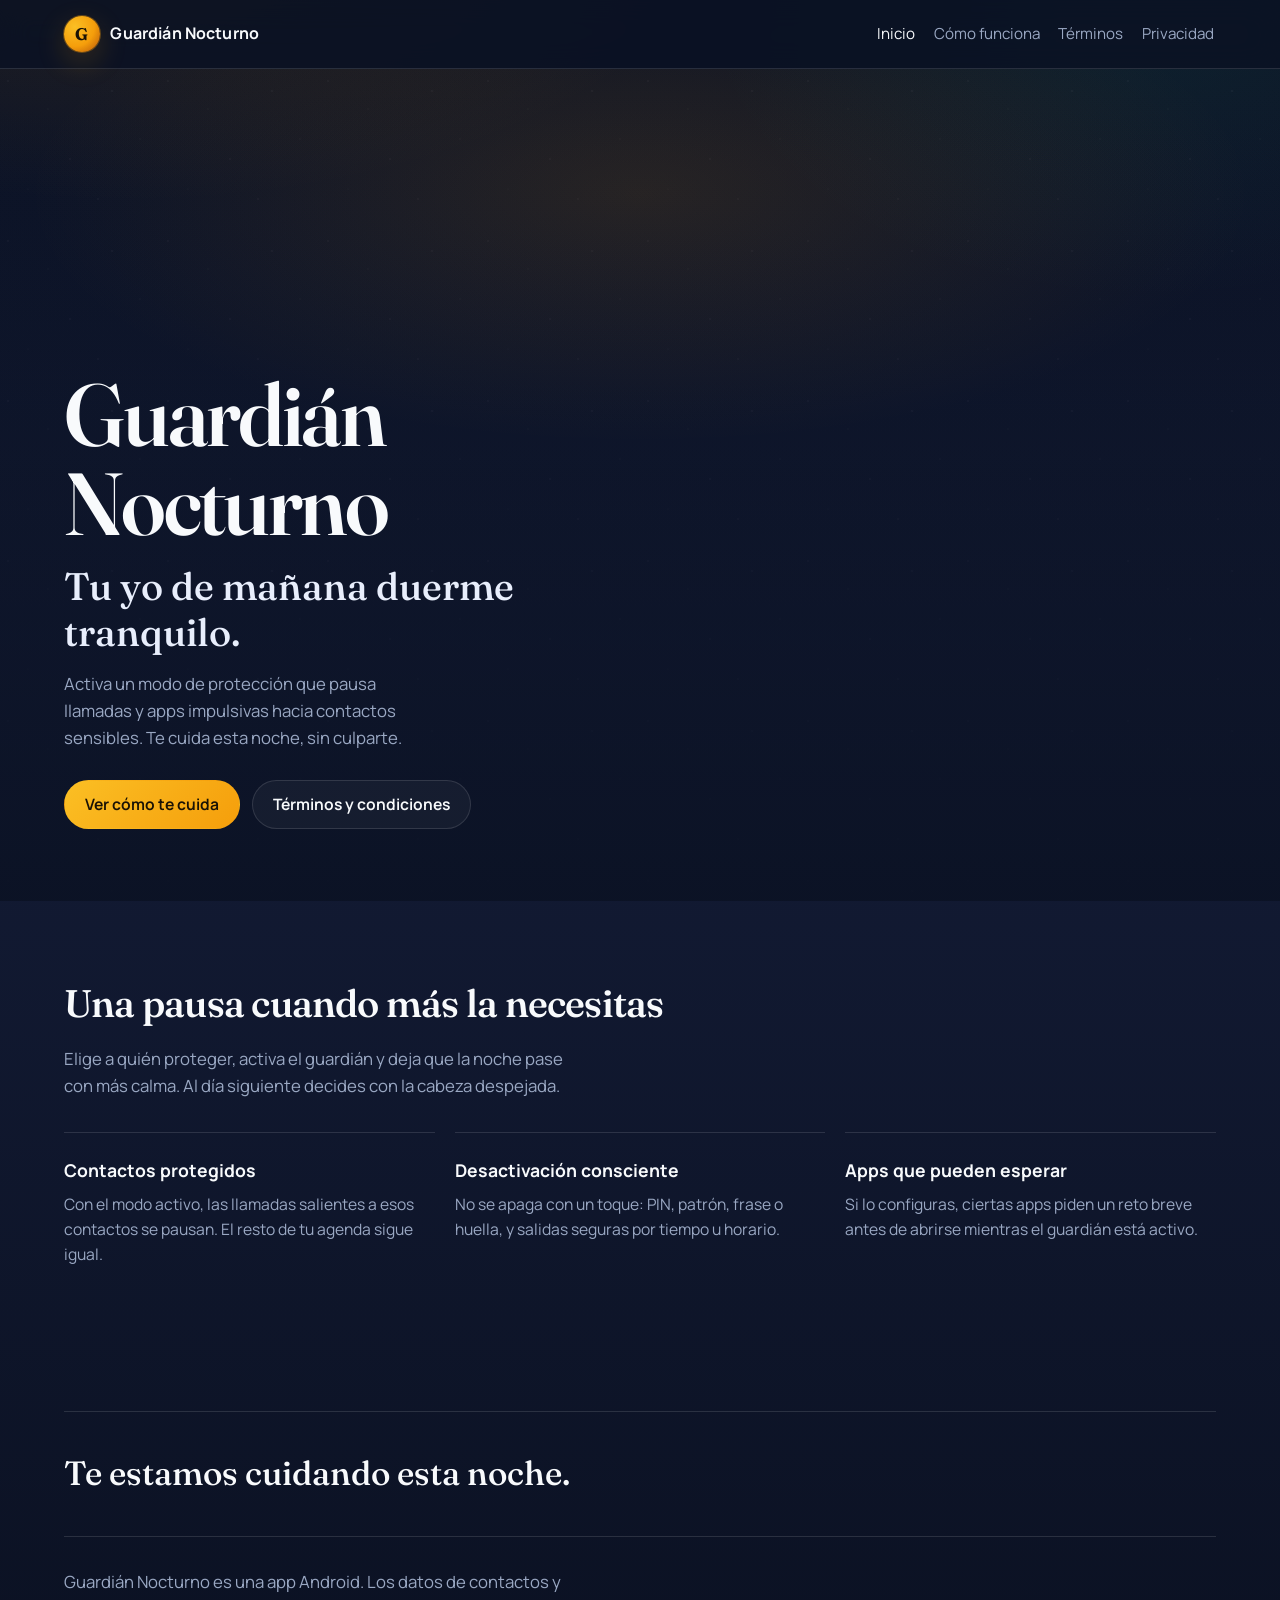
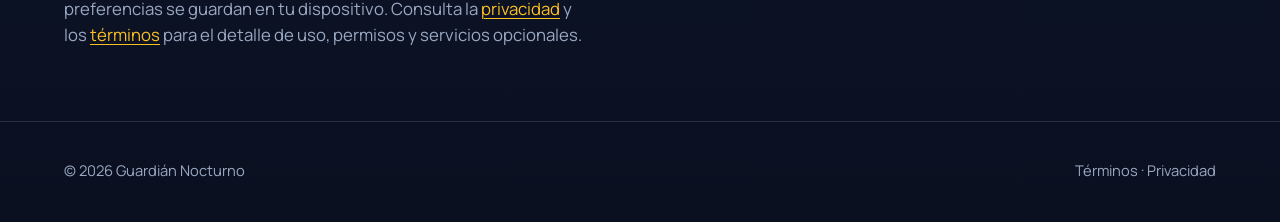
<file: index.html>
<!DOCTYPE html>
<html lang="es">
<head>
    <meta charset="utf-8" />
    <meta
        name="viewport"
        content="width=device-width, initial-scale=1, viewport-fit=cover"
    />
    <title>Guardián Nocturno — Tu yo de mañana duerme tranquilo</title>
    <meta
        name="description"
        content="Guardián Nocturno pausa llamadas y apps impulsivas hacia contactos sensibles durante la noche. Cuidado, sin sermones."
    />
    <link rel="preconnect" href="https://fonts.googleapis.com" />
    <link rel="preconnect" href="https://fonts.gstatic.com" crossorigin />
    <link
        href="https://fonts.googleapis.com/css2?family=Fraunces:opsz,wght@9..144,500;9..144,600&family=Manrope:wght@400;500;650;700&display=swap"
        rel="stylesheet"
    />
    <link rel="stylesheet" href="styles.css" />
</head>
<body>
    <header class="site-header">
        <nav class="nav" aria-label="Principal">
            <a class="brand" href="index.html">
                <span class="brand-mark" aria-hidden="true">G</span>
                <span>Guardián Nocturno</span>
            </a>
            <button
                class="nav-toggle"
                type="button"
                aria-expanded="false"
                aria-controls="nav-menu"
                aria-label="Abrir menú"
            >
                <span class="nav-toggle-bars" aria-hidden="true"></span>
            </button>
            <ul class="nav-links" id="nav-menu">
                <li><a href="index.html" aria-current="page">Inicio</a></li>
                <li><a href="#como-funciona">Cómo funciona</a></li>
                <li><a href="terminos.html">Términos</a></li>
                <li><a href="privacidad.html">Privacidad</a></li>
            </ul>
        </nav>
    </header>

    <main>
        <section class="hero" aria-label="Presentación">
            <div class="hero-atmosphere" aria-hidden="true"></div>
            <div class="hero-inner">
                <p class="hero-brand">Guardián Nocturno</p>
                <h1 class="hero-title">Tu yo de mañana duerme tranquilo.</h1>
                <p class="hero-lead">
                    Activa un modo de protección que pausa llamadas y apps impulsivas
                    hacia contactos sensibles. Te cuida esta noche, sin culparte.
                </p>
                <div class="cta-row">
                    <a class="button button-primary" href="#como-funciona">Ver cómo te cuida</a>
                    <a class="button button-ghost" href="terminos.html">Términos y condiciones</a>
                </div>
            </div>
        </section>

        <section class="section" id="como-funciona">
            <h2 class="section-title">Una pausa cuando más la necesitas</h2>
            <p class="section-lead">
                Elige a quién proteger, activa el guardián y deja que la noche pase
                con más calma. Al día siguiente decides con la cabeza despejada.
            </p>
            <div class="feature-grid">
                <article class="feature">
                    <h3>Contactos protegidos</h3>
                    <p>
                        Con el modo activo, las llamadas salientes a esos contactos
                        se pausan. El resto de tu agenda sigue igual.
                    </p>
                </article>
                <article class="feature">
                    <h3>Desactivación consciente</h3>
                    <p>
                        No se apaga con un toque: PIN, patrón, frase o huella, y
                        salidas seguras por tiempo u horario.
                    </p>
                </article>
                <article class="feature">
                    <h3>Apps que pueden esperar</h3>
                    <p>
                        Si lo configuras, ciertas apps piden un reto breve antes
                        de abrirse mientras el guardián está activo.
                    </p>
                </article>
            </div>
        </section>

        <section class="section">
            <p class="quote">Te estamos cuidando esta noche.</p>
            <p class="section-lead" style="margin-top: 2rem; margin-bottom: 0;">
                Guardián Nocturno es una app Android. Los datos de contactos y
                preferencias se guardan en tu dispositivo. Consulta la
                <a href="privacidad.html">privacidad</a> y los
                <a href="terminos.html">términos</a> para el detalle de uso,
                permisos y servicios opcionales.
            </p>
        </section>
    </main>

    <footer class="site-footer">
        <div class="footer-inner">
            <span>© <span id="year"></span> Guardián Nocturno</span>
            <span>
                <a href="terminos.html">Términos</a>
                ·
                <a href="privacidad.html">Privacidad</a>
            </span>
        </div>
    </footer>
    <script>
        document.getElementById("year").textContent = String(new Date().getFullYear());
    </script>
    <script src="nav.js" defer></script>
</body>
</html>
</file>
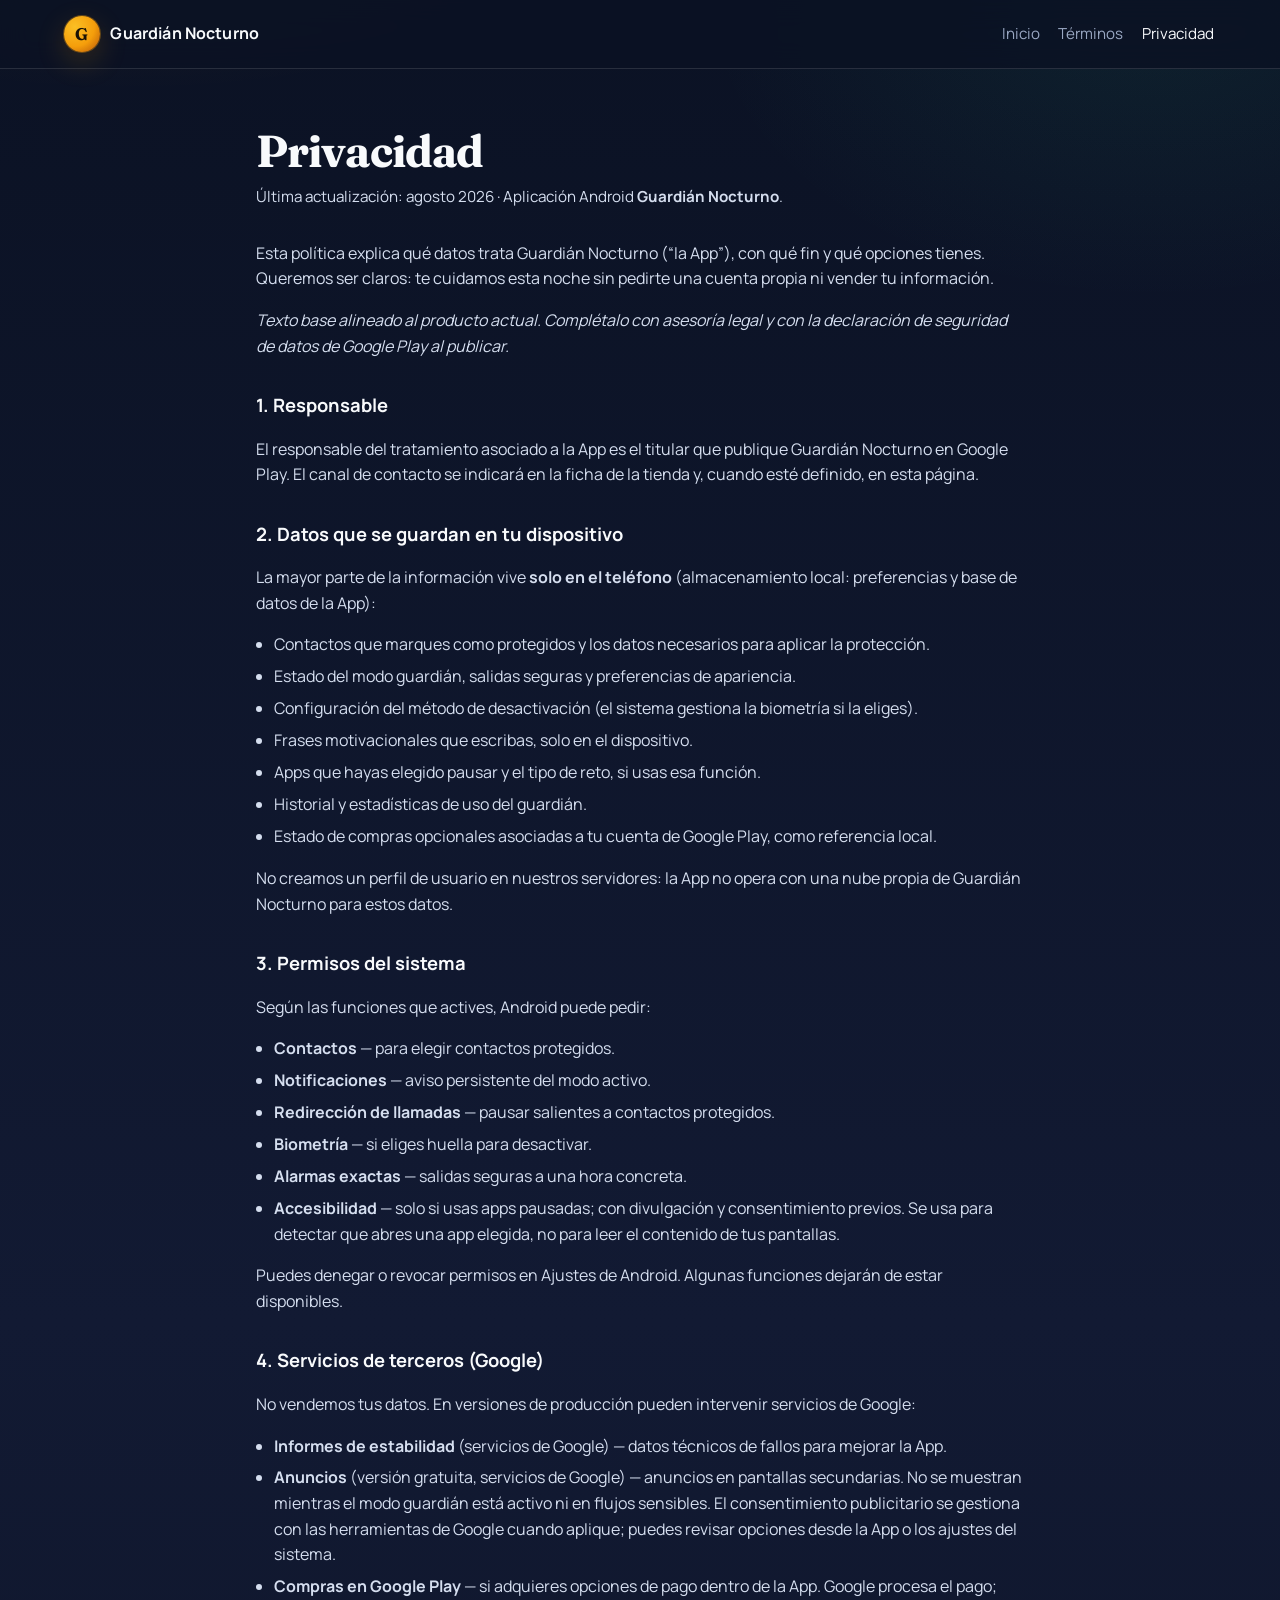
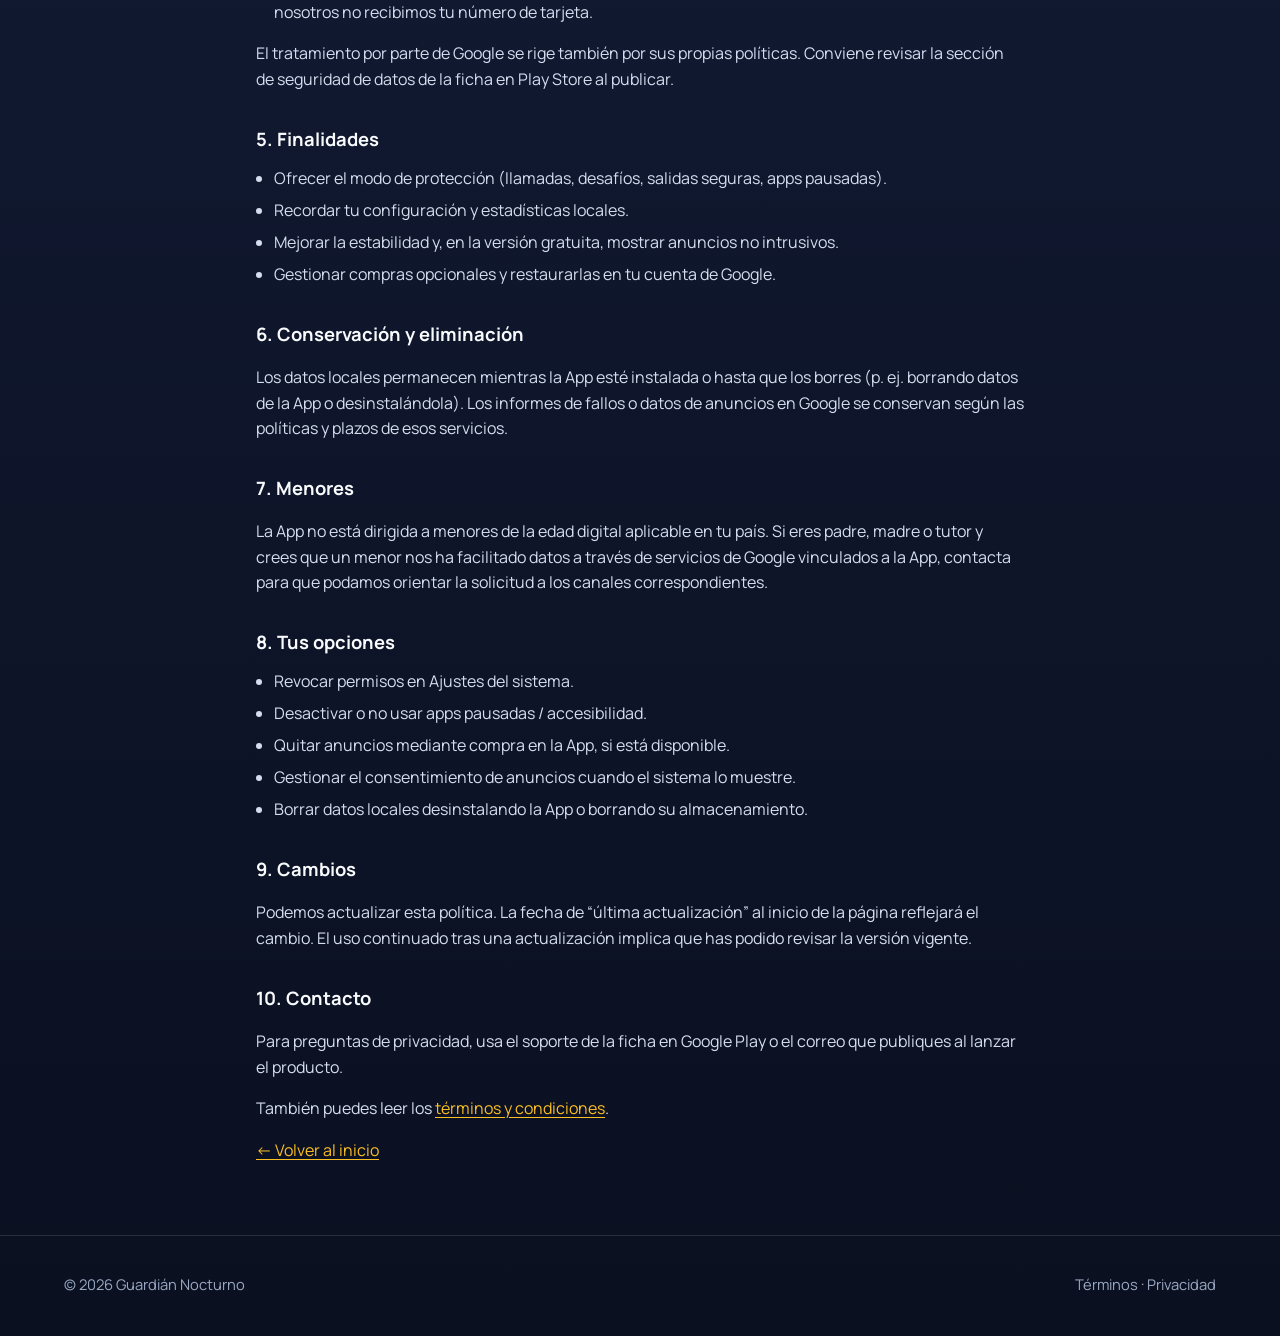
<file: privacidad.html>
<!DOCTYPE html>
<html lang="es">
<head>
    <meta charset="utf-8" />
    <meta
        name="viewport"
        content="width=device-width, initial-scale=1, viewport-fit=cover"
    />
    <title>Privacidad — Guardián Nocturno</title>
    <meta
        name="description"
        content="Política de privacidad de la aplicación Guardián Nocturno: datos locales, permisos y servicios opcionales."
    />
    <link rel="preconnect" href="https://fonts.googleapis.com" />
    <link rel="preconnect" href="https://fonts.gstatic.com" crossorigin />
    <link
        href="https://fonts.googleapis.com/css2?family=Fraunces:opsz,wght@9..144,500;9..144,600&family=Manrope:wght@400;500;650;700&display=swap"
        rel="stylesheet"
    />
    <link rel="stylesheet" href="styles.css" />
</head>
<body>
    <header class="site-header">
        <nav class="nav" aria-label="Principal">
            <a class="brand" href="index.html">
                <span class="brand-mark" aria-hidden="true">G</span>
                <span>Guardián Nocturno</span>
            </a>
            <button
                class="nav-toggle"
                type="button"
                aria-expanded="false"
                aria-controls="nav-menu"
                aria-label="Abrir menú"
            >
                <span class="nav-toggle-bars" aria-hidden="true"></span>
            </button>
            <ul class="nav-links" id="nav-menu">
                <li><a href="index.html">Inicio</a></li>
                <li><a href="terminos.html">Términos</a></li>
                <li><a href="privacidad.html" aria-current="page">Privacidad</a></li>
            </ul>
        </nav>
    </header>

    <main class="legal-page">
        <h1>Privacidad</h1>
        <p class="legal-meta">
            Última actualización: agosto 2026 · Aplicación Android
            <strong>Guardián Nocturno</strong>.
        </p>

        <p>
            Esta política explica qué datos trata Guardián Nocturno (“la App”),
            con qué fin y qué opciones tienes. Queremos ser claros: te cuidamos
            esta noche sin pedirte una cuenta propia ni vender tu información.
        </p>
        <p>
            <em>
                Texto base alineado al producto actual. Complétalo con asesoría
                legal y con la declaración de seguridad de datos de Google Play
                al publicar.
            </em>
        </p>

        <h2>1. Responsable</h2>
        <p>
            El responsable del tratamiento asociado a la App es el titular que
            publique Guardián Nocturno en Google Play. El canal de contacto se
            indicará en la ficha de la tienda y, cuando esté definido, en esta
            página.
        </p>

        <h2>2. Datos que se guardan en tu dispositivo</h2>
        <p>
            La mayor parte de la información vive <strong>solo en el teléfono</strong>
            (almacenamiento local: preferencias y base de datos de la App):
        </p>
        <ul>
            <li>Contactos que marques como protegidos y los datos necesarios para aplicar la protección.</li>
            <li>Estado del modo guardián, salidas seguras y preferencias de apariencia.</li>
            <li>Configuración del método de desactivación (el sistema gestiona la biometría si la eliges).</li>
            <li>Frases motivacionales que escribas, solo en el dispositivo.</li>
            <li>Apps que hayas elegido pausar y el tipo de reto, si usas esa función.</li>
            <li>Historial y estadísticas de uso del guardián.</li>
            <li>Estado de compras opcionales asociadas a tu cuenta de Google Play, como referencia local.</li>
        </ul>
        <p>
            No creamos un perfil de usuario en nuestros servidores: la App no
            opera con una nube propia de Guardián Nocturno para estos datos.
        </p>

        <h2>3. Permisos del sistema</h2>
        <p>Según las funciones que actives, Android puede pedir:</p>
        <ul>
            <li><strong>Contactos</strong> — para elegir contactos protegidos.</li>
            <li><strong>Notificaciones</strong> — aviso persistente del modo activo.</li>
            <li><strong>Redirección de llamadas</strong> — pausar salientes a contactos protegidos.</li>
            <li><strong>Biometría</strong> — si eliges huella para desactivar.</li>
            <li><strong>Alarmas exactas</strong> — salidas seguras a una hora concreta.</li>
            <li><strong>Accesibilidad</strong> — solo si usas apps pausadas; con divulgación y consentimiento previos. Se usa para detectar que abres una app elegida, no para leer el contenido de tus pantallas.</li>
        </ul>
        <p>
            Puedes denegar o revocar permisos en Ajustes de Android. Algunas
            funciones dejarán de estar disponibles.
        </p>

        <h2>4. Servicios de terceros (Google)</h2>
        <p>
            No vendemos tus datos. En versiones de producción pueden intervenir
            servicios de Google:
        </p>
        <ul>
            <li>
                <strong>Informes de estabilidad</strong> (servicios de Google) —
                datos técnicos de fallos para mejorar la App.
            </li>
            <li>
                <strong>Anuncios</strong> (versión gratuita, servicios de Google) —
                anuncios en pantallas secundarias. No se muestran mientras el
                modo guardián está activo ni en flujos sensibles. El
                consentimiento publicitario se gestiona con las herramientas de
                Google cuando aplique; puedes revisar opciones desde la App o
                los ajustes del sistema.
            </li>
            <li>
                <strong>Compras en Google Play</strong> — si adquieres opciones
                de pago dentro de la App. Google procesa el pago; nosotros no
                recibimos tu número de tarjeta.
            </li>
        </ul>
        <p>
            El tratamiento por parte de Google se rige también por sus propias
            políticas. Conviene revisar la sección de seguridad de datos de la
            ficha en Play Store al publicar.
        </p>

        <h2>5. Finalidades</h2>
        <ul>
            <li>Ofrecer el modo de protección (llamadas, desafíos, salidas seguras, apps pausadas).</li>
            <li>Recordar tu configuración y estadísticas locales.</li>
            <li>Mejorar la estabilidad y, en la versión gratuita, mostrar anuncios no intrusivos.</li>
            <li>Gestionar compras opcionales y restaurarlas en tu cuenta de Google.</li>
        </ul>

        <h2>6. Conservación y eliminación</h2>
        <p>
            Los datos locales permanecen mientras la App esté instalada o hasta
            que los borres (p. ej. borrando datos de la App o desinstalándola).
            Los informes de fallos o datos de anuncios en Google se conservan
            según las políticas y plazos de esos servicios.
        </p>

        <h2>7. Menores</h2>
        <p>
            La App no está dirigida a menores de la edad digital aplicable en tu
            país. Si eres padre, madre o tutor y crees que un menor nos ha
            facilitado datos a través de servicios de Google vinculados a la App,
            contacta para que podamos orientar la solicitud a los canales
            correspondientes.
        </p>

        <h2>8. Tus opciones</h2>
        <ul>
            <li>Revocar permisos en Ajustes del sistema.</li>
            <li>Desactivar o no usar apps pausadas / accesibilidad.</li>
            <li>Quitar anuncios mediante compra en la App, si está disponible.</li>
            <li>Gestionar el consentimiento de anuncios cuando el sistema lo muestre.</li>
            <li>Borrar datos locales desinstalando la App o borrando su almacenamiento.</li>
        </ul>

        <h2>9. Cambios</h2>
        <p>
            Podemos actualizar esta política. La fecha de “última actualización”
            al inicio de la página reflejará el cambio. El uso continuado tras
            una actualización implica que has podido revisar la versión vigente.
        </p>

        <h2>10. Contacto</h2>
        <p>
            Para preguntas de privacidad, usa el soporte de la ficha en Google
            Play o el correo que publiques al lanzar el producto.
        </p>

        <p>
            También puedes leer los
            <a href="terminos.html">términos y condiciones</a>.
        </p>
        <p>
            <a href="index.html">← Volver al inicio</a>
        </p>
    </main>

    <footer class="site-footer">
        <div class="footer-inner">
            <span>© <span id="year"></span> Guardián Nocturno</span>
            <span>
                <a href="terminos.html">Términos</a>
                ·
                <a href="privacidad.html">Privacidad</a>
            </span>
        </div>
    </footer>
    <script>
        document.getElementById("year").textContent = String(new Date().getFullYear());
    </script>
    <script src="nav.js" defer></script>
</body>
</html>
</file>
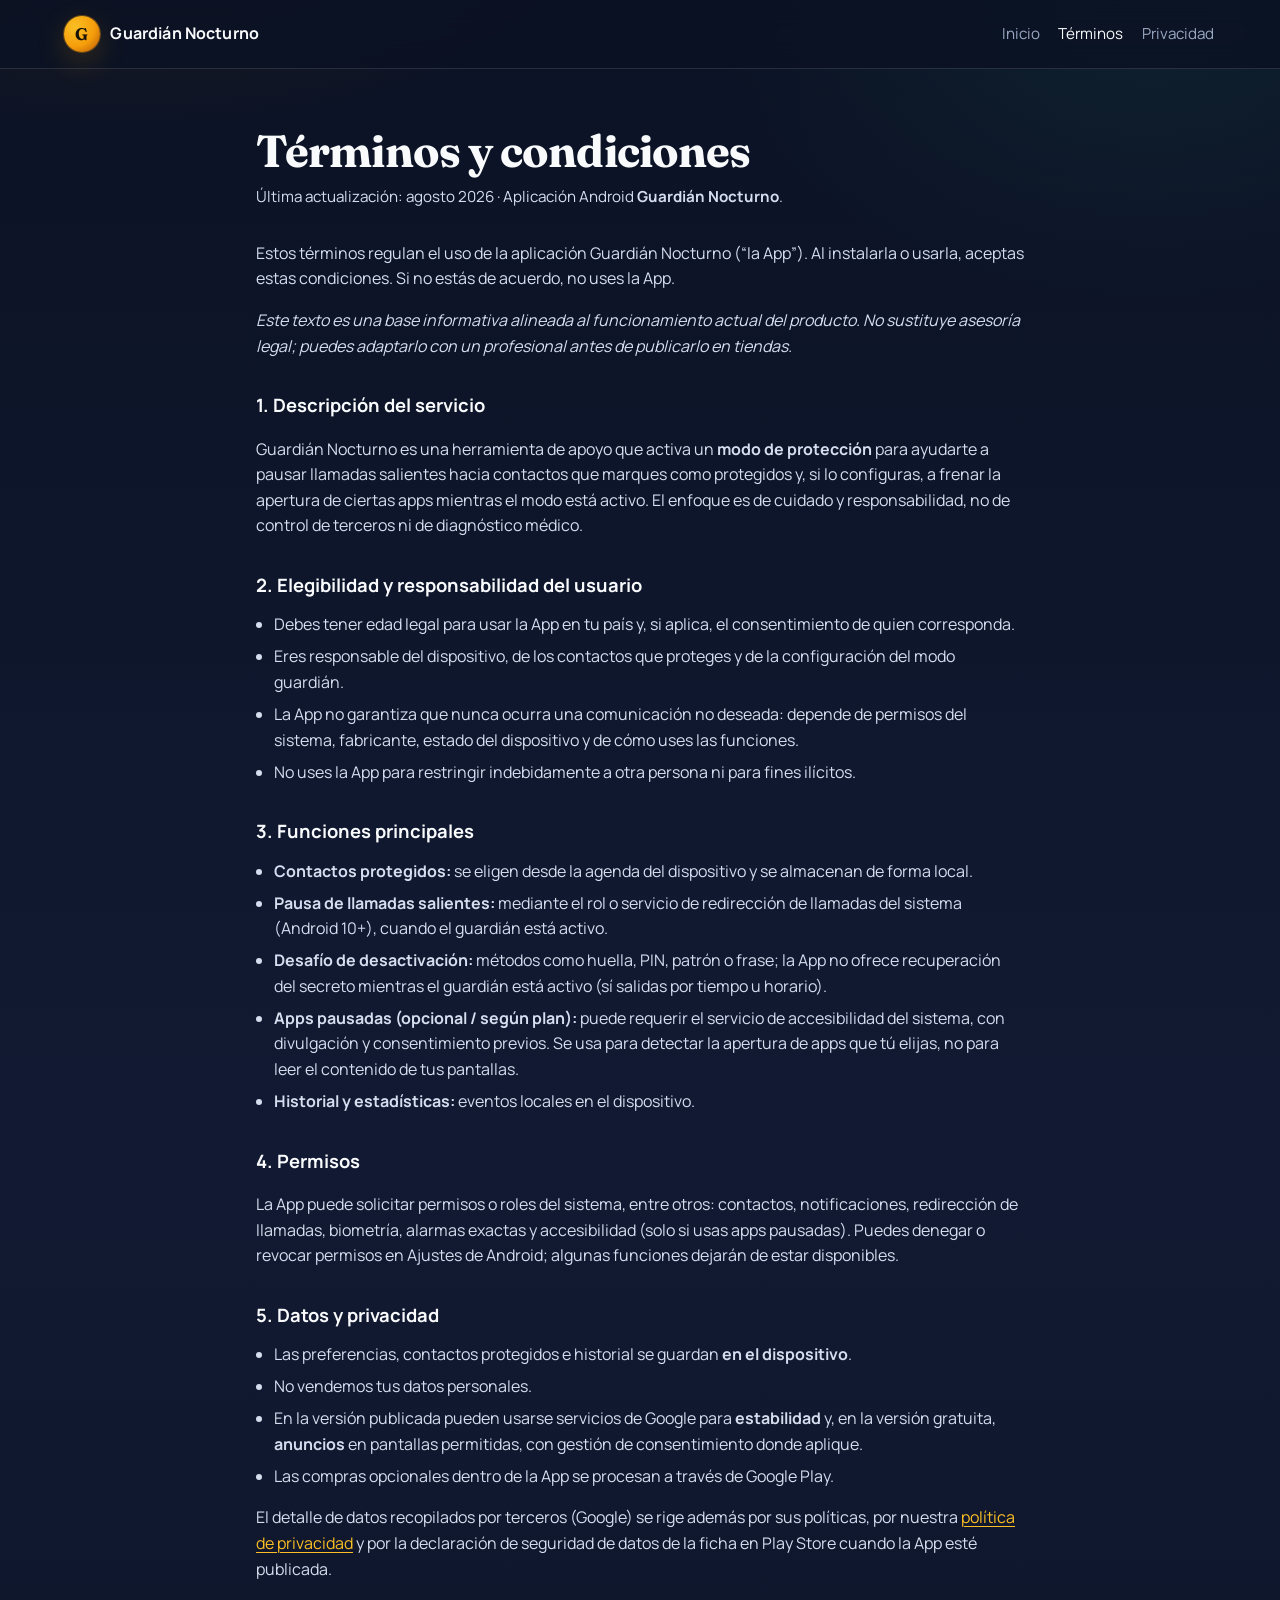
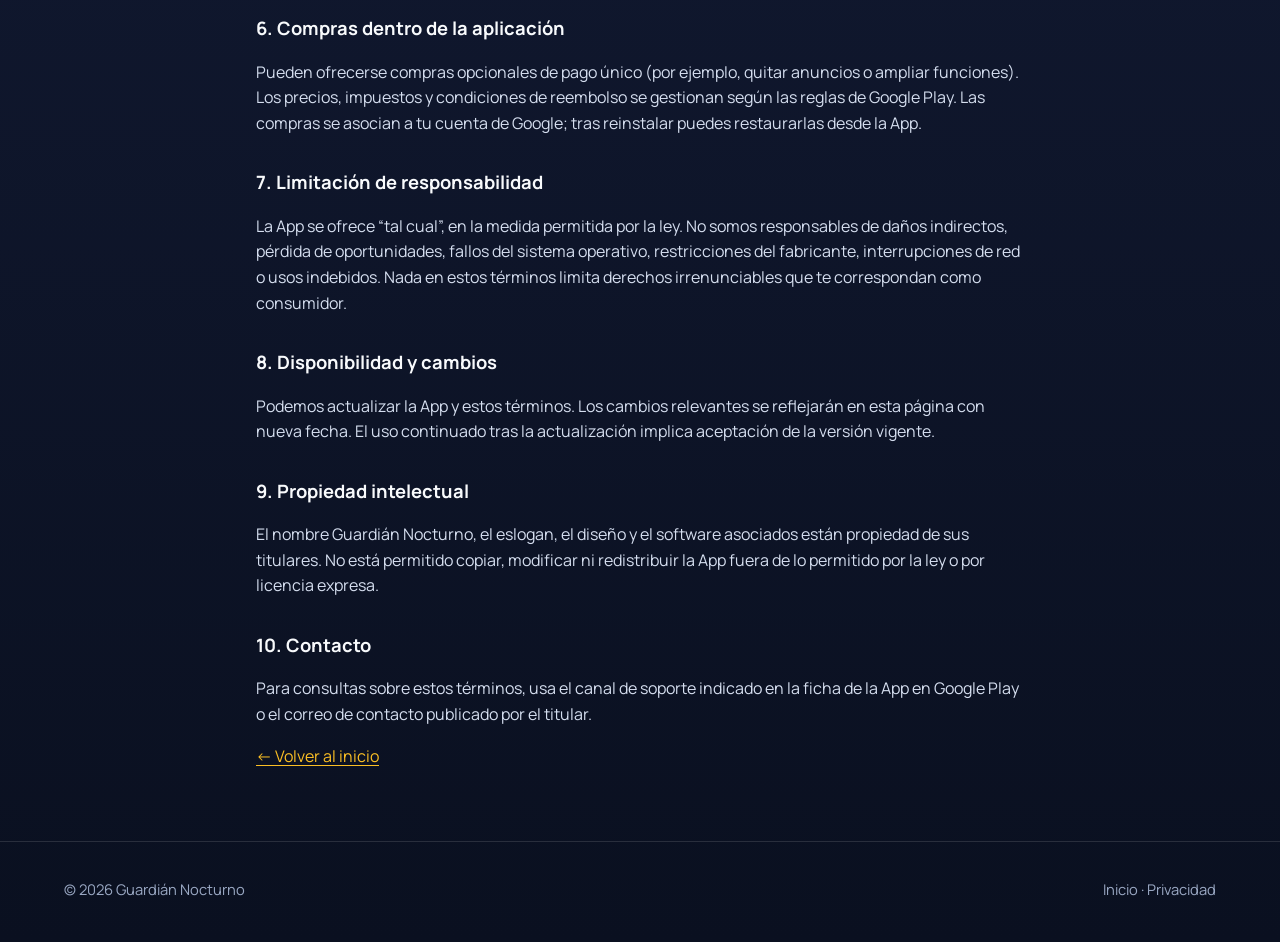
<file: terminos.html>
<!DOCTYPE html>
<html lang="es">
<head>
    <meta charset="utf-8" />
    <meta
        name="viewport"
        content="width=device-width, initial-scale=1, viewport-fit=cover"
    />
    <title>Términos y condiciones — Guardián Nocturno</title>
    <meta
        name="description"
        content="Términos y condiciones de uso de la aplicación Guardián Nocturno."
    />
    <link rel="preconnect" href="https://fonts.googleapis.com" />
    <link rel="preconnect" href="https://fonts.gstatic.com" crossorigin />
    <link
        href="https://fonts.googleapis.com/css2?family=Fraunces:opsz,wght@9..144,500;9..144,600&family=Manrope:wght@400;500;650;700&display=swap"
        rel="stylesheet"
    />
    <link rel="stylesheet" href="styles.css" />
</head>
<body>
    <header class="site-header">
        <nav class="nav" aria-label="Principal">
            <a class="brand" href="index.html">
                <span class="brand-mark" aria-hidden="true">G</span>
                <span>Guardián Nocturno</span>
            </a>
            <button
                class="nav-toggle"
                type="button"
                aria-expanded="false"
                aria-controls="nav-menu"
                aria-label="Abrir menú"
            >
                <span class="nav-toggle-bars" aria-hidden="true"></span>
            </button>
            <ul class="nav-links" id="nav-menu">
                <li><a href="index.html">Inicio</a></li>
                <li><a href="terminos.html" aria-current="page">Términos</a></li>
                <li><a href="privacidad.html">Privacidad</a></li>
            </ul>
        </nav>
    </header>

    <main class="legal-page">
        <h1>Términos y condiciones</h1>
        <p class="legal-meta">
            Última actualización: agosto 2026 · Aplicación Android
            <strong>Guardián Nocturno</strong>.
        </p>

        <p>
            Estos términos regulan el uso de la aplicación Guardián Nocturno
            (“la App”). Al instalarla o usarla, aceptas estas condiciones. Si no
            estás de acuerdo, no uses la App.
        </p>
        <p>
            <em>
                Este texto es una base informativa alineada al funcionamiento
                actual del producto. No sustituye asesoría legal; puedes
                adaptarlo con un profesional antes de publicarlo en tiendas.
            </em>
        </p>

        <h2>1. Descripción del servicio</h2>
        <p>
            Guardián Nocturno es una herramienta de apoyo que activa un
            <strong>modo de protección</strong> para ayudarte a pausar llamadas
            salientes hacia contactos que marques como protegidos y, si lo
            configuras, a frenar la apertura de ciertas apps mientras el modo
            está activo. El enfoque es de cuidado y responsabilidad, no de
            control de terceros ni de diagnóstico médico.
        </p>

        <h2>2. Elegibilidad y responsabilidad del usuario</h2>
        <ul>
            <li>Debes tener edad legal para usar la App en tu país y, si aplica, el consentimiento de quien corresponda.</li>
            <li>Eres responsable del dispositivo, de los contactos que proteges y de la configuración del modo guardián.</li>
            <li>La App no garantiza que nunca ocurra una comunicación no deseada: depende de permisos del sistema, fabricante, estado del dispositivo y de cómo uses las funciones.</li>
            <li>No uses la App para restringir indebidamente a otra persona ni para fines ilícitos.</li>
        </ul>

        <h2>3. Funciones principales</h2>
        <ul>
            <li><strong>Contactos protegidos:</strong> se eligen desde la agenda del dispositivo y se almacenan de forma local.</li>
            <li><strong>Pausa de llamadas salientes:</strong> mediante el rol o servicio de redirección de llamadas del sistema (Android 10+), cuando el guardián está activo.</li>
            <li><strong>Desafío de desactivación:</strong> métodos como huella, PIN, patrón o frase; la App no ofrece recuperación del secreto mientras el guardián está activo (sí salidas por tiempo u horario).</li>
            <li><strong>Apps pausadas (opcional / según plan):</strong> puede requerir el servicio de accesibilidad del sistema, con divulgación y consentimiento previos. Se usa para detectar la apertura de apps que tú elijas, no para leer el contenido de tus pantallas.</li>
            <li><strong>Historial y estadísticas:</strong> eventos locales en el dispositivo.</li>
        </ul>

        <h2>4. Permisos</h2>
        <p>
            La App puede solicitar permisos o roles del sistema, entre otros:
            contactos, notificaciones, redirección de llamadas, biometría,
            alarmas exactas y accesibilidad (solo si usas apps pausadas). Puedes
            denegar o revocar permisos en Ajustes de Android; algunas funciones
            dejarán de estar disponibles.
        </p>

        <h2>5. Datos y privacidad</h2>
        <ul>
            <li>Las preferencias, contactos protegidos e historial se guardan <strong>en el dispositivo</strong>.</li>
            <li>No vendemos tus datos personales.</li>
            <li>
                En la versión publicada pueden usarse servicios de Google para
                <strong>estabilidad</strong> y, en la versión gratuita,
                <strong>anuncios</strong> en pantallas permitidas, con gestión
                de consentimiento donde aplique.
            </li>
            <li>
                Las compras opcionales dentro de la App se procesan a través de
                Google Play.
            </li>
        </ul>
        <p>
            El detalle de datos recopilados por terceros (Google) se rige además
            por sus políticas, por nuestra
            <a href="privacidad.html">política de privacidad</a> y por la
            declaración de seguridad de datos de la ficha en Play Store cuando
            la App esté publicada.
        </p>

        <h2>6. Compras dentro de la aplicación</h2>
        <p>
            Pueden ofrecerse compras opcionales de pago único (por ejemplo,
            quitar anuncios o ampliar funciones). Los precios, impuestos y
            condiciones de reembolso se gestionan según las reglas de Google
            Play. Las compras se asocian a tu cuenta de Google; tras reinstalar
            puedes restaurarlas desde la App.
        </p>

        <h2>7. Limitación de responsabilidad</h2>
        <p>
            La App se ofrece “tal cual”, en la medida permitida por la ley. No
            somos responsables de daños indirectos, pérdida de oportunidades,
            fallos del sistema operativo, restricciones del fabricante,
            interrupciones de red o usos indebidos. Nada en estos términos
            limita derechos irrenunciables que te correspondan como consumidor.
        </p>

        <h2>8. Disponibilidad y cambios</h2>
        <p>
            Podemos actualizar la App y estos términos. Los cambios relevantes
            se reflejarán en esta página con nueva fecha. El uso continuado tras
            la actualización implica aceptación de la versión vigente.
        </p>

        <h2>9. Propiedad intelectual</h2>
        <p>
            El nombre Guardián Nocturno, el eslogan, el diseño y el software
            asociados están propiedad de sus titulares. No está permitido
            copiar, modificar ni redistribuir la App fuera de lo permitido por
            la ley o por licencia expresa.
        </p>

        <h2>10. Contacto</h2>
        <p>
            Para consultas sobre estos términos, usa el canal de soporte
            indicado en la ficha de la App en Google Play o el correo de
            contacto publicado por el titular.
        </p>

        <p>
            <a href="index.html">← Volver al inicio</a>
        </p>
    </main>

    <footer class="site-footer">
        <div class="footer-inner">
            <span>© <span id="year"></span> Guardián Nocturno</span>
            <span>
                <a href="index.html">Inicio</a>
                ·
                <a href="privacidad.html">Privacidad</a>
            </span>
        </div>
    </footer>
    <script>
        document.getElementById("year").textContent = String(new Date().getFullYear());
    </script>
    <script src="nav.js" defer></script>
</body>
</html>
</file>
<file: styles.css>
:root {
    --night: #0b1224;
    --night-mid: #121a33;
    --night-soft: #1c2744;
    --amber: #f59e0b;
    --amber-soft: #fbbf24;
    --text: #f8fafc;
    --muted: #9aa8c3;
    --line: rgba(248, 250, 252, 0.12);
    --success: #34d399;
    --font-display: "Fraunces", Georgia, serif;
    --font-body: "Manrope", "Segoe UI", sans-serif;
    --max: 72rem;
    --radius: 1.25rem;
    --page-gutter: clamp(1rem, 4vw, 1.5rem);
    --header-h: 4.25rem;
    --safe-top: env(safe-area-inset-top, 0px);
    --safe-bottom: env(safe-area-inset-bottom, 0px);
    --safe-left: env(safe-area-inset-left, 0px);
    --safe-right: env(safe-area-inset-right, 0px);
}

*,
*::before,
*::after {
    box-sizing: border-box;
}

html {
    scroll-behavior: smooth;
    -webkit-text-size-adjust: 100%;
    text-size-adjust: 100%;
}

body {
    margin: 0;
    min-height: 100vh;
    min-height: 100dvh;
    color: var(--text);
    font-family: var(--font-body);
    background:
        radial-gradient(1200px 700px at 10% -10%, rgba(245, 158, 11, 0.16), transparent 55%),
        radial-gradient(900px 600px at 90% 0%, rgba(52, 211, 153, 0.08), transparent 50%),
        linear-gradient(180deg, var(--night) 0%, var(--night-mid) 45%, #0a1020 100%);
    line-height: 1.6;
    overflow-x: hidden;
    padding-left: var(--safe-left);
    padding-right: var(--safe-right);
}

img {
    max-width: 100%;
    height: auto;
    display: block;
}

a {
    color: var(--amber-soft);
    text-decoration-thickness: 1px;
    text-underline-offset: 0.18em;
}

a:hover {
    color: #fff;
}

.site-header {
    position: sticky;
    top: 0;
    z-index: 20;
    backdrop-filter: blur(14px);
    background: rgba(11, 18, 36, 0.86);
    border-bottom: 1px solid var(--line);
    padding-top: var(--safe-top);
}

.nav {
    position: relative;
    width: min(100% - (var(--page-gutter) * 2), var(--max));
    margin: 0 auto;
    min-height: var(--header-h);
    display: flex;
    align-items: center;
    justify-content: space-between;
    gap: 0.75rem 1.25rem;
    padding: 0.65rem 0;
}

.nav-toggle {
    display: none;
    width: 2.75rem;
    height: 2.75rem;
    margin: 0;
    padding: 0;
    border: 1px solid var(--line);
    border-radius: 0.85rem;
    background: rgba(248, 250, 252, 0.04);
    color: var(--text);
    cursor: pointer;
    flex-shrink: 0;
    place-items: center;
    touch-action: manipulation;
}

.nav-toggle:hover {
    border-color: rgba(245, 158, 11, 0.45);
    background: rgba(245, 158, 11, 0.1);
}

.nav-toggle-bars,
.nav-toggle-bars::before,
.nav-toggle-bars::after {
    display: block;
    width: 1.15rem;
    height: 2px;
    border-radius: 999px;
    background: currentColor;
    transition: transform 0.2s ease, opacity 0.2s ease;
}

.nav-toggle-bars {
    position: relative;
}

.nav-toggle-bars::before,
.nav-toggle-bars::after {
    content: "";
    position: absolute;
    left: 0;
}

.nav-toggle-bars::before {
    top: -6px;
}

.nav-toggle-bars::after {
    top: 6px;
}

.nav.is-open .nav-toggle-bars {
    background: transparent;
}

.nav.is-open .nav-toggle-bars::before {
    top: 0;
    transform: rotate(45deg);
}

.nav.is-open .nav-toggle-bars::after {
    top: 0;
    transform: rotate(-45deg);
}

.brand {
    display: inline-flex;
    align-items: center;
    gap: 0.65rem;
    color: var(--text);
    text-decoration: none;
    font-weight: 700;
    letter-spacing: 0.01em;
    min-width: 0;
    flex-shrink: 1;
}

.brand > span:last-child {
    white-space: nowrap;
    overflow: hidden;
    text-overflow: ellipsis;
}

.brand-mark {
    width: 2.25rem;
    height: 2.25rem;
    flex-shrink: 0;
    border-radius: 999px;
    display: grid;
    place-items: center;
    background: radial-gradient(circle at 30% 30%, var(--amber-soft), var(--amber) 55%, #b45309);
    color: #1a1205;
    font-family: var(--font-display);
    font-size: 1.05rem;
    box-shadow: 0 0 0 1px rgba(245, 158, 11, 0.35), 0 10px 30px rgba(245, 158, 11, 0.2);
}

.nav-links {
    display: flex;
    align-items: center;
    flex-wrap: wrap;
    justify-content: flex-end;
    gap: 0.35rem 0.85rem;
    list-style: none;
    margin: 0;
    padding: 0;
}

.nav-links a {
    color: var(--muted);
    text-decoration: none;
    font-size: 0.95rem;
    display: inline-flex;
    align-items: center;
    min-height: 2.5rem;
    padding: 0.2rem 0.15rem;
}

.nav-links a:hover,
.nav-links a[aria-current="page"] {
    color: var(--text);
}

.hero {
    position: relative;
    overflow: hidden;
    min-height: calc(100vh - var(--header-h) - var(--safe-top));
    min-height: calc(100dvh - var(--header-h) - var(--safe-top));
    display: grid;
    align-items: end;
}

.hero-atmosphere {
    position: absolute;
    inset: 0;
    background:
        linear-gradient(180deg, transparent 0%, rgba(11, 18, 36, 0.2) 40%, rgba(11, 18, 36, 0.92) 100%),
        radial-gradient(ellipse 80% 50% at 50% 15%, rgba(245, 158, 11, 0.12), transparent 60%),
        url("data:image/svg+xml,%3Csvg xmlns='http://www.w3.org/2000/svg' width='160' height='160' viewBox='0 0 160 160'%3E%3Cg fill='%23f8fafc' fill-opacity='0.035'%3E%3Ccircle cx='8' cy='12' r='1'/%3E%3Ccircle cx='48' cy='40' r='0.8'/%3E%3Ccircle cx='112' cy='22' r='1.1'/%3E%3Ccircle cx='140' cy='70' r='0.7'/%3E%3Ccircle cx='70' cy='90' r='0.9'/%3E%3Ccircle cx='28' cy='120' r='0.6'/%3E%3Ccircle cx='98' cy='130' r='1'/%3E%3C/g%3E%3C/svg%3E");
    animation: drift 18s ease-in-out infinite alternate;
}

@keyframes drift {
    from {
        transform: scale(1) translateY(0);
    }
    to {
        transform: scale(1.04) translateY(-1.5%);
    }
}

.hero-inner {
    position: relative;
    width: min(100% - (var(--page-gutter) * 2), var(--max));
    margin: 0 auto;
    padding: clamp(2.5rem, 8vw, 5rem) 0 clamp(2.75rem, 7vw, 4.5rem);
}

.hero-brand {
    margin: 0 0 0.85rem;
    font-family: var(--font-display);
    font-size: clamp(2.15rem, 9vw, 5.5rem);
    line-height: 1.02;
    letter-spacing: -0.03em;
    font-weight: 600;
    max-width: 12ch;
    opacity: 0;
    transform: translateY(18px);
    animation: rise 0.9s ease forwards 0.1s;
    overflow-wrap: anywhere;
    hyphens: auto;
}

.hero-title {
    margin: 0 0 1rem;
    max-width: 22ch;
    font-family: var(--font-display);
    font-size: clamp(1.35rem, 4.5vw, 2.4rem);
    font-weight: 500;
    line-height: 1.2;
    color: #e8eefc;
    opacity: 0;
    transform: translateY(18px);
    animation: rise 0.9s ease forwards 0.28s;
}

.hero-lead {
    margin: 0 0 1.75rem;
    max-width: 38ch;
    color: var(--muted);
    font-size: clamp(0.98rem, 2.8vw, 1.05rem);
    opacity: 0;
    transform: translateY(18px);
    animation: rise 0.9s ease forwards 0.42s;
}

@keyframes rise {
    to {
        opacity: 1;
        transform: translateY(0);
    }
}

.cta-row {
    display: flex;
    flex-wrap: wrap;
    gap: 0.75rem;
    opacity: 0;
    transform: translateY(18px);
    animation: rise 0.9s ease forwards 0.56s;
}

.button {
    display: inline-flex;
    align-items: center;
    justify-content: center;
    min-height: 3rem;
    padding: 0.7rem 1.25rem;
    border-radius: 999px;
    border: 1px solid transparent;
    font-weight: 650;
    font-size: 0.98rem;
    text-decoration: none;
    text-align: center;
    transition: transform 0.2s ease, background 0.2s ease, border-color 0.2s ease;
    touch-action: manipulation;
}

.button:hover {
    transform: translateY(-1px);
}

.button-primary {
    background: linear-gradient(135deg, var(--amber-soft), var(--amber));
    color: #1a1205;
}

.button-primary:hover {
    color: #1a1205;
}

.button-ghost {
    background: rgba(248, 250, 252, 0.04);
    border-color: var(--line);
    color: var(--text);
}

.section {
    width: min(100% - (var(--page-gutter) * 2), var(--max));
    margin: 0 auto;
    padding: clamp(2.75rem, 8vw, 4.5rem) 0;
}

.section-title {
    margin: 0 0 0.75rem;
    font-family: var(--font-display);
    font-size: clamp(1.55rem, 5vw, 2.4rem);
    font-weight: 550;
    letter-spacing: -0.02em;
}

.section-lead {
    margin: 0 0 2rem;
    max-width: 52ch;
    color: var(--muted);
    font-size: clamp(0.98rem, 2.8vw, 1.05rem);
}

.feature-grid {
    display: grid;
    gap: 1.25rem;
    grid-template-columns: repeat(3, minmax(0, 1fr));
}

.feature {
    padding: 1.4rem 0 0;
    border-top: 1px solid var(--line);
}

.feature h3 {
    margin: 0 0 0.5rem;
    font-size: 1.1rem;
}

.feature p {
    margin: 0;
    color: var(--muted);
    font-size: 0.98rem;
}

.quote {
    margin: 0;
    padding: clamp(1.75rem, 5vw, 2.5rem) 0;
    border-top: 1px solid var(--line);
    border-bottom: 1px solid var(--line);
    font-family: var(--font-display);
    font-size: clamp(1.35rem, 4.5vw, 2.1rem);
    line-height: 1.3;
    font-weight: 500;
}

.legal-page {
    width: min(100% - (var(--page-gutter) * 2), 48rem);
    margin: 0 auto;
    padding: clamp(2rem, 6vw, 3.5rem) 0 calc(3.5rem + var(--safe-bottom));
}

.legal-page h1 {
    margin: 0 0 0.5rem;
    font-family: var(--font-display);
    font-size: clamp(1.75rem, 6vw, 2.8rem);
    letter-spacing: -0.02em;
    line-height: 1.15;
}

.legal-meta {
    margin: 0 0 2rem;
    color: var(--muted);
    font-size: 0.95rem;
}

.legal-page h2 {
    margin: 2rem 0 0.75rem;
    font-size: 1.15rem;
}

.legal-page p,
.legal-page li {
    color: #d5deef;
    overflow-wrap: anywhere;
}

.legal-page ul {
    padding-left: 1.15rem;
    margin: 0.5rem 0 0;
}

.legal-page li + li {
    margin-top: 0.4rem;
}

.site-footer {
    border-top: 1px solid var(--line);
    padding: 1.75rem 0 calc(2rem + var(--safe-bottom));
}

.footer-inner {
    width: min(100% - (var(--page-gutter) * 2), var(--max));
    margin: 0 auto;
    display: flex;
    flex-wrap: wrap;
    gap: 0.75rem 1rem;
    justify-content: space-between;
    align-items: center;
    color: var(--muted);
    font-size: 0.92rem;
}

.footer-inner a {
    color: var(--muted);
    text-decoration: none;
    display: inline-flex;
    min-height: 2.5rem;
    align-items: center;
}

.footer-inner a:hover {
    color: var(--text);
}

/* —— Móvil / tablets pequeñas —— */
@media (max-width: 860px) {
    body.nav-open {
        overflow: hidden;
    }

    .nav {
        flex-wrap: wrap;
        align-items: center;
        gap: 0.5rem;
        padding: 0.55rem 0;
    }

    .brand {
        flex: 1;
        min-width: 0;
    }

    .nav-toggle {
        display: grid;
    }

    .nav-links {
        display: none;
        gap: 0.35rem;
        width: 100%;
        order: 3;
        margin-top: 0.35rem;
        padding: 0.65rem;
        border: 1px solid var(--line);
        border-radius: 1rem;
        background: rgba(12, 18, 34, 0.96);
        box-shadow: 0 16px 40px rgba(0, 0, 0, 0.35);
    }

    .nav.is-open .nav-links {
        display: grid;
    }

    .nav-links li {
        margin: 0;
    }

    .nav-links a {
        width: 100%;
        min-height: 2.85rem;
        padding: 0.65rem 0.9rem;
        border-radius: 0.75rem;
        font-size: 1rem;
        color: var(--text);
        background: rgba(248, 250, 252, 0.03);
    }

    .nav-links a:hover,
    .nav-links a[aria-current="page"] {
        background: rgba(245, 158, 11, 0.14);
        color: var(--amber-soft);
    }

    .feature-grid {
        grid-template-columns: 1fr;
    }

    .cta-row {
        flex-direction: column;
        align-items: stretch;
    }

    .button {
        width: 100%;
    }

    .hero {
        min-height: auto;
        align-items: start;
    }

    .hero-inner {
        padding-top: 2.25rem;
        padding-bottom: 2.5rem;
    }

    .footer-inner {
        flex-direction: column;
        align-items: flex-start;
    }
}

@media (max-width: 420px) {
    .brand > span:last-child {
        font-size: 0.95rem;
    }

    .hero-brand {
        max-width: none;
        font-size: clamp(2rem, 11vw, 2.6rem);
    }
}

@media (prefers-reduced-motion: reduce) {
    html {
        scroll-behavior: auto;
    }

    .hero-atmosphere,
    .hero-brand,
    .hero-title,
    .hero-lead,
    .cta-row {
        animation: none;
        opacity: 1;
        transform: none;
    }
}
</file>
